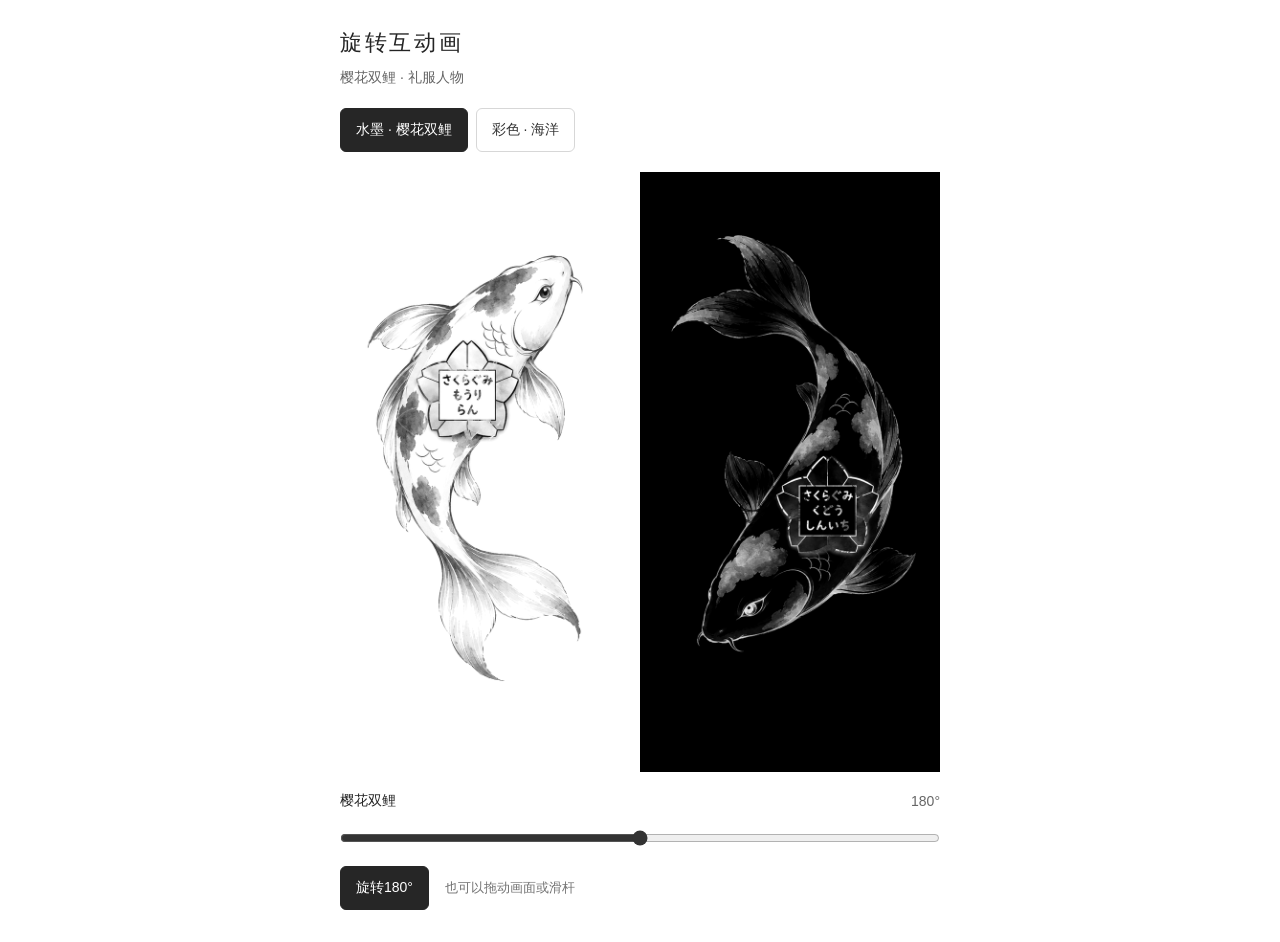
<file: index.html>
<!doctype html>
<html lang="zh-CN">
<head>
  <meta charset="utf-8">
  <meta name="viewport" content="width=device-width, initial-scale=1">
  <meta name="theme-color" content="#ffffff">
  <meta name="description" content="水墨双鲤与礼服人物，旋转半圈，看见另一幅画。可切换原彩色海洋版，支持手机拖动互动。">
  <meta name="art-version" content="ink-primary-20261105">
  <title>旋转互动画</title>
  <style>
    :root { color-scheme:light; font-family:-apple-system,BlinkMacSystemFont,"PingFang SC","Microsoft YaHei",sans-serif; color:#242424; background:#fff; }
    * { box-sizing:border-box; }
    body { margin:0; padding:28px 16px 32px; }
    main { width:100%; max-width:600px; margin:auto; display:grid; gap:20px; }
    header { display:grid; gap:8px; }
    h1 { font-size:22px; font-weight:500; letter-spacing:.12em; margin:0; }
    p { margin:0; font-size:14px; line-height:1.6; color:#666; }
    .styles { display:flex; gap:8px; flex-wrap:wrap; }
    button { font:inherit; font-size:14px; min-height:44px; border:1px solid #d7d7d7; border-radius:6px; background:#fff; color:#333; padding:10px 15px; cursor:pointer; }
    button[aria-pressed="true"],.turn { background:#262626; color:#fff; border-color:#262626; }
    button:focus-visible,input:focus-visible { outline:2px solid #747474; outline-offset:3px; }
    button:disabled { opacity:.6; cursor:wait; }
    .stage { width:100%; aspect-ratio:1; background:linear-gradient(90deg,#fff 0%,#fff 50%,#000 50%,#000 100%); overflow:hidden; touch-action:none; cursor:grab; }
    .stage:active { cursor:grabbing; }
    .stage img { width:100%; height:100%; display:block; object-fit:contain; transform:rotate(180deg); transform-origin:50% 50%; user-select:none; -webkit-user-drag:none; pointer-events:none; }
    .controls { display:grid; gap:12px; }
    .status-row { display:flex; justify-content:space-between; align-items:center; gap:16px; font-size:14px; }
    output { color:#666; font-variant-numeric:tabular-nums; }
    input[type="range"] { width:100%; min-height:32px; margin:0; accent-color:#333; }
    .actions { display:flex; align-items:center; gap:16px; flex-wrap:wrap; }
    .hint { font-size:13px; color:#737373; }
    .error { color:#973524; font-size:14px; }
    [hidden] { display:none!important; }
    @media (max-width:400px) { body { padding:22px 14px 28px; } main { gap:16px; } .styles button { flex:1; padding-inline:10px; } }
  </style>
</head>
<body>
<main>
  <header>
    <h1>旋转互动画</h1>
    <p data-description>樱花双鲤 · 礼服人物</p>
  </header>
  <div class="styles" role="group" aria-label="画面风格">
    <button type="button" data-style="ink" aria-pressed="true">水墨 · 樱花双鲤</button>
    <button type="button" data-style="color" aria-pressed="false">彩色 · 海洋</button>
  </div>
  <div class="stage" aria-label="旋转图画，起始为樱花双鲤。拖动或使用下方滑杆可旋转。">
    <img src="assets/ink-c7ef90814060.webp" width="1254" height="1254" alt="樱花双鲤与礼服人物共用的透明旋转画" draggable="false" fetchpriority="high">
  </div>
  <div class="controls">
    <label class="status-row" for="rotation-angle"><span data-state aria-live="polite">樱花双鲤</span><output for="rotation-angle" data-angle>180°</output></label>
    <input type="range" id="rotation-angle" min="0" max="360" step="1" value="180" aria-label="旋转角度">
    <div class="actions"><button class="turn" type="button" data-turn>旋转180°</button><span class="hint">也可以拖动画面或滑杆</span></div>
  </div>
  <p class="error" role="alert" data-error hidden>图片暂时加载失败，请刷新页面重试。</p>
  <span data-loading aria-live="polite" class="hint" hidden>正在加载画面…</span>
</main>
<script>
(() => {
  const variants={"ink":{"src":"assets/ink-c7ef90814060.webp","background":"linear-gradient(90deg,rgb(255,255,255) 0%,rgb(255,255,255) 50%,rgb(0,0,0) 50%,rgb(0,0,0) 100%)","people":"礼服人物","animals":"樱花双鲤","description":"樱花双鲤 · 礼服人物","alt":"樱花双鲤与礼服人物共用的透明旋转画","stageLabel":"水墨旋转图画，0度呈现礼服人物，180度呈现樱花双鲤。可拖动或使用滑杆旋转。"},"color":{"src":"assets/color-f4a78d4d5286.webp","background":"linear-gradient(90deg,rgb(255,226,25) 0%,rgb(255,226,25) 50%,rgb(21,42,211) 50%,rgb(21,42,211) 100%)","people":"人物画面","animals":"鲨鱼与海豚","description":"鲨鱼与海豚 · 校服人物","alt":"校服人物与鲨鱼、海豚共用的透明旋转画","stageLabel":"彩色旋转图画，0度呈现人物，180度呈现左侧海豚和右侧鲨鱼。可拖动或使用滑杆旋转。"}};
  const stage=document.querySelector('.stage'),art=stage.querySelector('img');
  const range=document.getElementById('rotation-angle'),angleLabel=document.querySelector('[data-angle]');
  const state=document.querySelector('[data-state]'),description=document.querySelector('[data-description]');
  const buttons=Array.from(document.querySelectorAll('[data-style]'));
  const error=document.querySelector('[data-error]'),loading=document.querySelector('[data-loading]');
  let style='ink',angle=180,frame=0,drag=null,request=0;
  const normalize=value=>((value%360)+360)%360;
  function draw(value) {
    angle=value;const normalized=normalize(value);
    art.style.transform='rotate('+value+'deg)';range.value=normalized;angleLabel.value=Math.round(normalized)+'°';
    const current=variants[style];
    const text=(normalized<.1||normalized>359.9)?current.people:Math.abs(normalized-180)<.1?current.animals:'旋转中';
    if(state.textContent!==text)state.textContent=text;
  }
  const cache=new Map();
  async function selectStyle(next) {
    const token=++request;
    cancelAnimationFrame(frame);drag=null;loading.hidden=true;error.hidden=true;
    if(next===style)return;
    loading.hidden=false;error.hidden=true;
    try {
      let pending=cache.get(next);
      if(!pending){const picture=new Image();picture.src=variants[next].src;pending=picture.decode();cache.set(next,pending);}
      await pending;
      if(token!==request)return;
      cancelAnimationFrame(frame);drag=null;
      style=next;const selected=variants[style];
      art.src=selected.src;art.alt=selected.alt;stage.style.background=selected.background;
      stage.setAttribute('aria-label',selected.stageLabel);
      description.textContent=selected.description;
      buttons.forEach(button=>button.setAttribute('aria-pressed',String(button.dataset.style===style)));
      draw(angle);
    } catch {
      cache.delete(next);if(token===request)error.hidden=false;
    } finally {if(token===request)loading.hidden=true;}
  }
  buttons.forEach(button=>button.addEventListener('click',()=>selectStyle(button.dataset.style)));
  range.addEventListener('input',()=>{cancelAnimationFrame(frame);draw(Number(range.value));});
  document.querySelector('[data-turn]').addEventListener('click',()=>{
    cancelAnimationFrame(frame);drag=null;
    const from=angle,target=from+180;
    if(matchMedia('(prefers-reduced-motion: reduce)').matches){draw(target);return;}
    const beginning=performance.now();
    function step(now){const t=Math.min(1,(now-beginning)/2400),e=t*t*(3-2*t);draw(from+180*e);if(t<1)frame=requestAnimationFrame(step);}
    frame=requestAnimationFrame(step);
  });
  function pointerAngle(event){const box=stage.getBoundingClientRect();return Math.atan2(event.clientY-box.top-box.height/2,event.clientX-box.left-box.width/2)*180/Math.PI;}
  stage.addEventListener('pointerdown',event=>{
    if(drag||event.button!==0)return;
    cancelAnimationFrame(frame);drag={id:event.pointerId,last:pointerAngle(event)};stage.setPointerCapture(event.pointerId);
  });
  stage.addEventListener('pointermove',event=>{
    if(!drag||drag.id!==event.pointerId)return;
    const current=pointerAngle(event);let delta=current-drag.last;
    if(delta>180)delta-=360;if(delta< -180)delta+=360;
    drag.last=current;draw(angle+delta);
  });
  function finish(event){if(drag?.id===event.pointerId)drag=null;}
  stage.addEventListener('pointerup',finish);stage.addEventListener('pointercancel',finish);stage.addEventListener('lostpointercapture',finish);
  art.addEventListener('load',()=>{error.hidden=true;});
  art.addEventListener('error',()=>{error.hidden=false;});
  draw(180);
})();
</script>
</body>
</html>
</file>
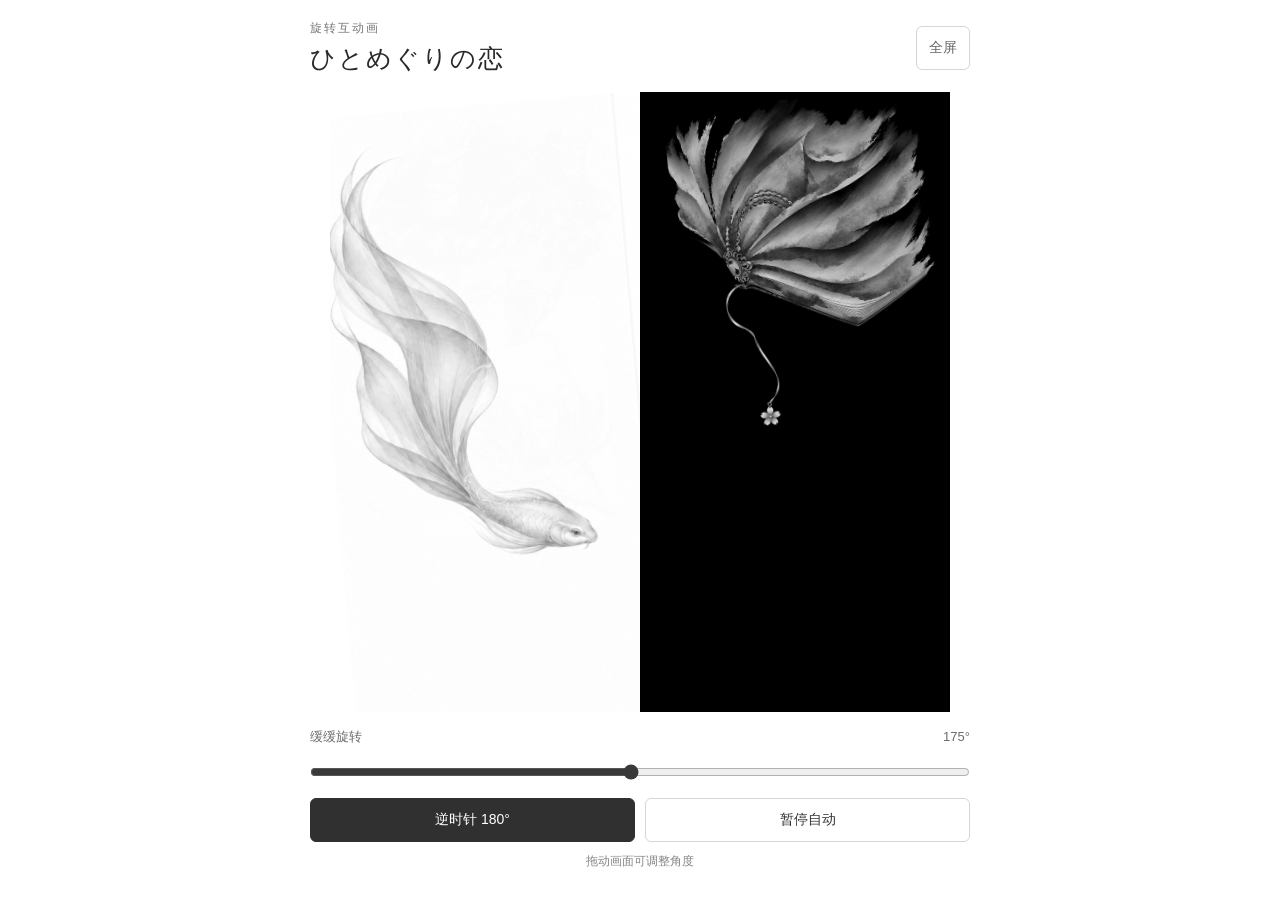
<file: book-sakura/index.html>
<!doctype html>
<html lang="zh-CN">
<head>
  <meta charset="utf-8">
  <meta name="viewport" content="width=device-width, initial-scale=1, viewport-fit=cover">
  <meta name="theme-color" content="#ffffff">
  <meta name="description" content="ひとめぐりの恋（一转倾心）。缓缓转动画面，看礼服人物与书页、鲤鱼、樱花相互映现。">
  <meta name="art-version" content="book-sakura-v6-ccw">
  <title lang="ja">ひとめぐりの恋</title>
  <meta property="og:title" content="ひとめぐりの恋">
  <link rel="stylesheet" href="style-dabf2f77bfc1.css">
  <script src="app-e2c8eac45359.js" defer></script>
</head>
<body>
  <main class="viewer">
    <header class="heading">
      <div>
        <p class="eyebrow">旋转互动画</p>
        <h1 lang="ja">ひとめぐりの恋</h1>
      </div>
      <button class="fullscreen" type="button" data-fullscreen aria-pressed="false" hidden>全屏</button>
    </header>

    <div class="canvas-wrap">
      <div class="stage" data-stage role="group" aria-label="可拖动的旋转画。零度为礼服人物，半圈为书页、鲤鱼与樱花。也可使用下方按钮和角度滑杆。">
        <img class="art" data-art src="assets/art-1f9e206e4231.webp" width="1254" height="1254" alt="礼服人物与书页、鲤鱼、樱花共用的旋转画" draggable="false" fetchpriority="high">
        <p class="load-state" data-load role="status">正在加载画面…</p>
      </div>
    </div>

    <section class="controls" aria-label="旋转控制">
      <label class="angle-row" for="rotation-angle">
        <span data-state aria-live="polite">书页与鲤鱼</span>
        <output for="rotation-angle" data-angle>180°</output>
      </label>
      <input id="rotation-angle" type="range" min="0" max="360" step="1" value="180" aria-label="旋转角度" disabled>
      <div class="actions">
        <button class="turn" type="button" data-turn disabled>逆时针 180°</button>
        <button type="button" data-auto aria-pressed="true" disabled>暂停自动</button>
      </div>
      <p class="hint">拖动画面可调整角度</p>
      <p class="message" data-message role="status" hidden></p>
    </section>
  </main>
</body>
</html>
</file>
<file: book-sakura/style-dabf2f77bfc1.css>
:root {
  color-scheme: light;
  font-family: -apple-system, BlinkMacSystemFont, "PingFang SC", "Microsoft YaHei", sans-serif;
  color: #292929;
  background: #fff;
  font-synthesis: none;
  -webkit-text-size-adjust: 100%;
}

* { box-sizing: border-box; }

html { min-width: 280px; }

body {
  margin: 0;
  padding: 20px 16px;
  padding-top: max(20px, env(safe-area-inset-top));
  padding-right: max(16px, env(safe-area-inset-right));
  padding-bottom: max(20px, env(safe-area-inset-bottom));
  padding-left: max(16px, env(safe-area-inset-left));
}

.viewer {
  width: 100%;
  max-width: 860px;
  margin: 0 auto;
  display: grid;
  gap: 16px;
}

.heading,
.controls {
  width: 100%;
  max-width: 660px;
  margin-inline: auto;
}

.heading {
  display: flex;
  align-items: center;
  justify-content: space-between;
  gap: 16px;
}

.eyebrow {
  margin: 0 0 5px;
  color: #777;
  font-size: 12px;
  letter-spacing: .16em;
}

h1 {
  margin: 0;
  font-size: clamp(20px, 3.5vw, 25px);
  line-height: 1.35;
  font-weight: 500;
  letter-spacing: .08em;
}

.canvas-wrap {
  min-width: 0;
  display: grid;
  place-items: center;
}

.stage {
  position: relative;
  width: min(100%, 660px, max(160px, calc(100vh - 280px)));
  width: min(100%, 660px, max(160px, calc(100dvh - 280px - env(safe-area-inset-top) - env(safe-area-inset-bottom))));
  min-width: 0;
  aspect-ratio: 1;
  overflow: hidden;
  background: linear-gradient(90deg, #fff 0%, #fff 50%, #000 50%, #000 100%);
  touch-action: none;
  cursor: grab;
  -webkit-tap-highlight-color: transparent;
}

.stage.is-dragging { cursor: grabbing; }

.art {
  display: block;
  width: 100%;
  height: 100%;
  object-fit: contain;
  transform: rotate(180deg);
  transform-origin: 50% 50%;
  user-select: none;
  -webkit-user-select: none;
  -webkit-user-drag: none;
  pointer-events: none;
}

.load-state {
  position: absolute;
  inset: 0;
  margin: 0;
  padding: 24px;
  display: grid;
  place-items: center;
  background: #fff;
  color: #777;
  font-size: 14px;
  line-height: 1.7;
  text-align: center;
  pointer-events: none;
}

.load-state.is-error { color: #944239; }

.controls { display: grid; gap: 10px; }

.angle-row {
  display: flex;
  justify-content: space-between;
  align-items: center;
  gap: 16px;
  font-size: 13px;
  color: #6b6b6b;
}

output {
  min-width: 4ch;
  text-align: right;
  font-variant-numeric: tabular-nums;
}

input[type="range"] {
  display: block;
  width: 100%;
  min-width: 0;
  height: 32px;
  margin: 0;
  accent-color: #393939;
  cursor: pointer;
}

.actions {
  display: grid;
  grid-template-columns: repeat(2, minmax(0, 1fr));
  gap: 10px;
}

button {
  min-width: 0;
  min-height: 44px;
  padding: 11px 12px;
  border: 1px solid #d6d6d6;
  border-radius: 6px;
  background: #fff;
  color: #353535;
  font: inherit;
  font-size: 14px;
  line-height: 1.35;
  cursor: pointer;
  -webkit-tap-highlight-color: transparent;
}

.turn {
  border-color: #303030;
  background: #303030;
  color: #fff;
}

.fullscreen {
  flex: 0 0 auto;
  min-width: 52px;
  color: #666;
}

button:disabled,
input:disabled { opacity: .5; cursor: wait; }

button:focus-visible,
input:focus-visible { outline: 2px solid #777; outline-offset: 3px; }

.hint,
.message {
  margin: 0;
  font-size: 12px;
  line-height: 1.6;
  text-align: center;
  color: #858585;
}

.message { color: #944239; }

[hidden] { display: none !important; }

:fullscreen { background: #fff; }

@media (max-width: 360px) {
  body { padding-inline: 12px; }
  .viewer { gap: 12px; }
  button { padding-inline: 8px; font-size: 13px; }
}

@media (orientation: landscape) and (min-width: 480px) and (max-height: 540px) {
  body {
    padding-top: max(12px, env(safe-area-inset-top));
    padding-bottom: max(12px, env(safe-area-inset-bottom));
  }
  .viewer {
    max-width: 1080px;
    min-height: calc(100vh - 24px);
    min-height: calc(100dvh - 24px - env(safe-area-inset-top) - env(safe-area-inset-bottom));
    grid-template-columns: minmax(0, 1fr) minmax(210px, 250px);
    grid-template-rows: auto 1fr;
    column-gap: 16px;
    row-gap: 16px;
    align-items: center;
  }
  .heading { grid-column: 2; grid-row: 1; }
  .canvas-wrap { grid-column: 1; grid-row: 1 / 3; }
  .controls { grid-column: 2; grid-row: 2; }
  .stage {
    width: min(100%, calc(100vh - 24px));
    width: min(100%, calc(100dvh - 24px - env(safe-area-inset-top) - env(safe-area-inset-bottom)));
  }
  h1 { font-size: 21px; }
}
</file>
